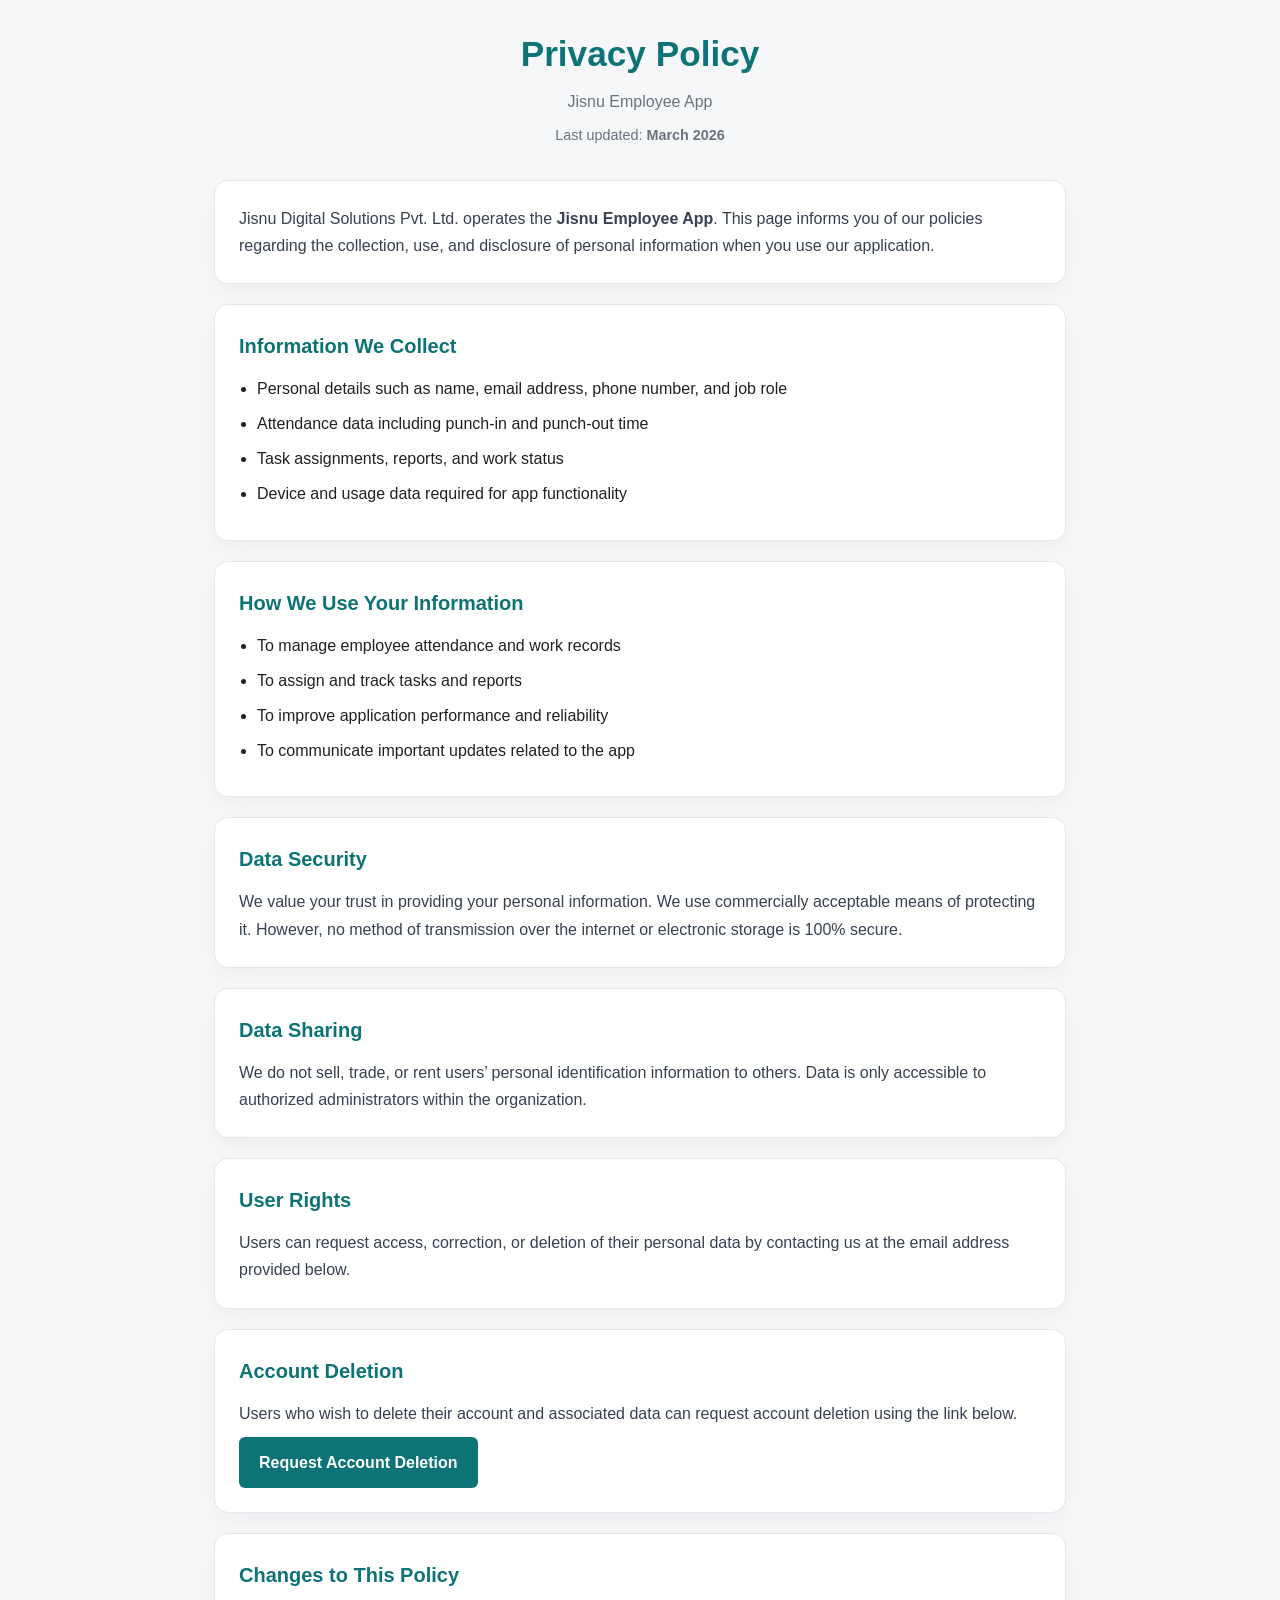
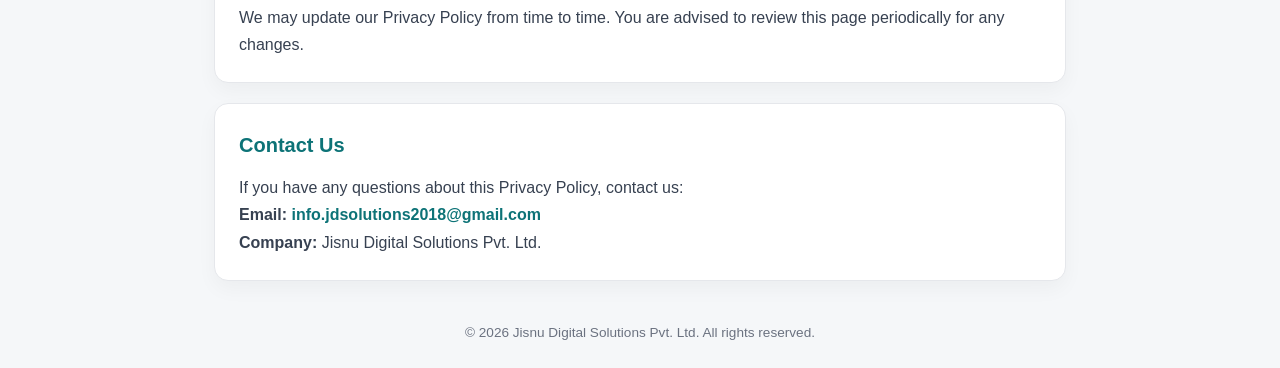
<file: index.html>
<!DOCTYPE html>
<html lang="en">
<head>
  <meta charset="UTF-8" />
  <meta name="viewport" content="width=device-width, initial-scale=1.0" />
  <title>Privacy Policy | Jisnu Employee App</title>
  <link rel="stylesheet" href="styles.css" />
</head>
<body>
  <main class="container">
    <header class="header">
      <h1>Privacy Policy</h1>
      <p class="subtitle">Jisnu Employee App</p>
      <p class="updated">Last updated: <strong>March 2026</strong></p>
    </header>

    <section class="card">
      <p>
        Jisnu Digital Solutions Pvt. Ltd. operates the
        <strong>Jisnu Employee App</strong>. This page informs you of our
        policies regarding the collection, use, and disclosure of personal
        information when you use our application.
      </p>
    </section>

    <section class="card">
      <h2>Information We Collect</h2>
      <ul>
        <li>Personal details such as name, email address, phone number, and job role</li>
        <li>Attendance data including punch-in and punch-out time</li>
        <li>Task assignments, reports, and work status</li>
        <li>Device and usage data required for app functionality</li>
      </ul>
    </section>

    <section class="card">
      <h2>How We Use Your Information</h2>
      <ul>
        <li>To manage employee attendance and work records</li>
        <li>To assign and track tasks and reports</li>
        <li>To improve application performance and reliability</li>
        <li>To communicate important updates related to the app</li>
      </ul>
    </section>

    <section class="card">
      <h2>Data Security</h2>
      <p>
        We value your trust in providing your personal information. We use
        commercially acceptable means of protecting it. However, no method of
        transmission over the internet or electronic storage is 100% secure.
      </p>
    </section>

    <section class="card">
      <h2>Data Sharing</h2>
      <p>
        We do not sell, trade, or rent users’ personal identification
        information to others. Data is only accessible to authorized
        administrators within the organization.
      </p>
    </section>

    <section class="card">
      <h2>User Rights</h2>
      <p>
        Users can request access, correction, or deletion of their personal
        data by contacting us at the email address provided below.
      </p>
    </section>

    <section class="card">
  <h2>Account Deletion</h2>
  <p>
    Users who wish to delete their account and associated data can request
    account deletion using the link below.
  </p>

  <a href="delete-account.html" class="delete-btn">
    Request Account Deletion
  </a>
</section>

    <section class="card">
      <h2>Changes to This Policy</h2>
      <p>
        We may update our Privacy Policy from time to time. You are advised to
        review this page periodically for any changes.
      </p>
    </section>

    <section class="card contact">
      <h2>Contact Us</h2>
      <p>If you have any questions about this Privacy Policy, contact us:</p>
      <p>
        <strong>Email:</strong>
        <a href="mailto:info.jdsolutions2018@gmail.com">
          info.jdsolutions2018@gmail.com
        </a>
      </p>
      <p><strong>Company:</strong> Jisnu Digital Solutions Pvt. Ltd.</p>
    </section>

    <footer class="footer">
      <p>© 2026 Jisnu Digital Solutions Pvt. Ltd. All rights reserved.</p>
    </footer>
  </main>
</body>
</html>
</file>
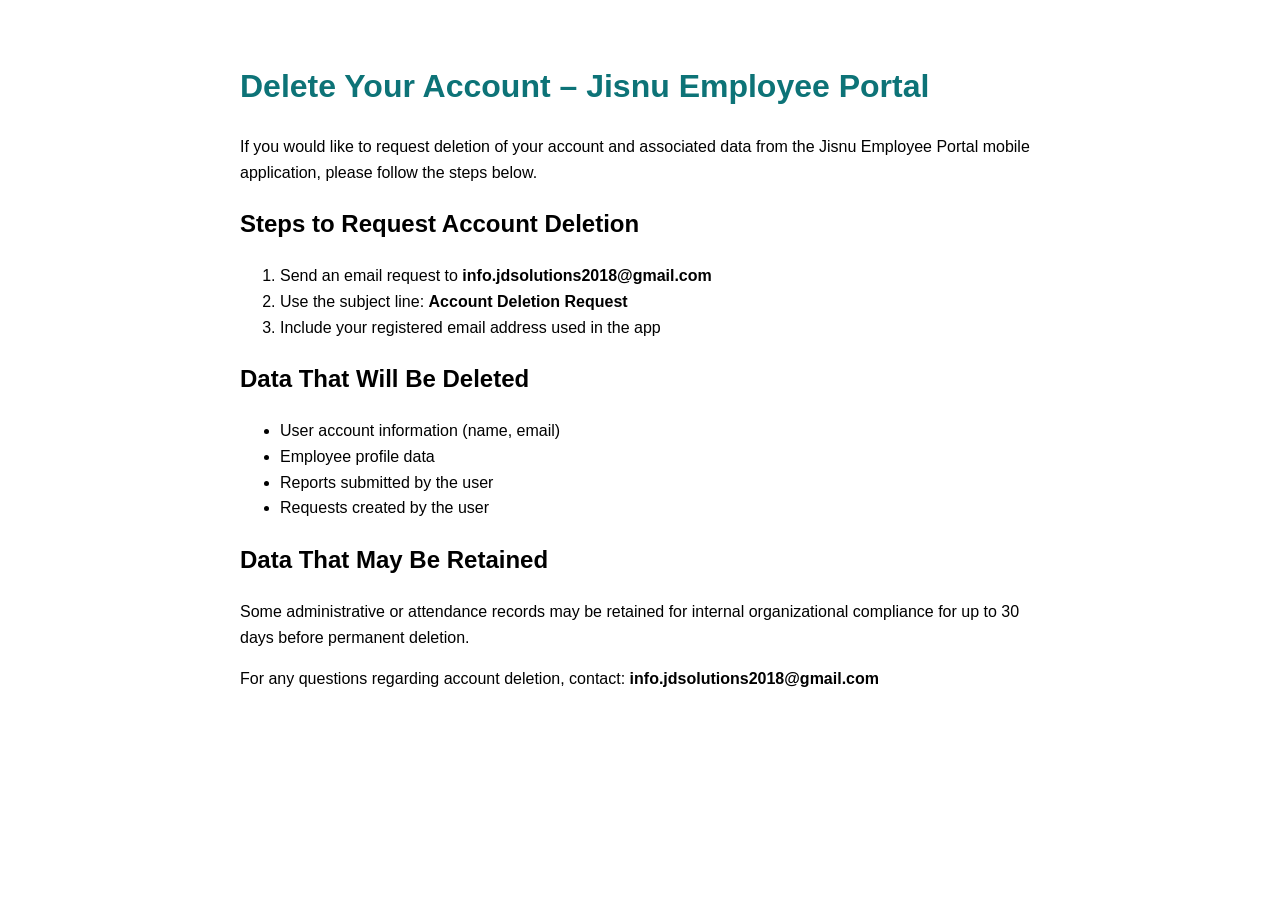
<file: delete-account.html>
<!DOCTYPE html>
<html>
<head>
<title>Delete Account - Jisnu Employee Portal</title>
<style>
body{
font-family: Arial;
max-width:800px;
margin:auto;
padding:40px;
line-height:1.6;
}
h1{color:#0D7377;}
</style>
</head>
<body>

<h1>Delete Your Account – Jisnu Employee Portal</h1>

<p>
If you would like to request deletion of your account and associated data from
the Jisnu Employee Portal mobile application, please follow the steps below.
</p>

<h2>Steps to Request Account Deletion</h2>

<ol>
<li>Send an email request to <b>info.jdsolutions2018@gmail.com</b></li>
<li>Use the subject line: <b>Account Deletion Request</b></li>
<li>Include your registered email address used in the app</li>
</ol>

<h2>Data That Will Be Deleted</h2>

<ul>
<li>User account information (name, email)</li>
<li>Employee profile data</li>
<li>Reports submitted by the user</li>
<li>Requests created by the user</li>
</ul>

<h2>Data That May Be Retained</h2>

<p>
Some administrative or attendance records may be retained for internal
organizational compliance for up to 30 days before permanent deletion.
</p>

<p>
For any questions regarding account deletion, contact:
<b>info.jdsolutions2018@gmail.com</b>
</p>

</body>
</html>
</file>
<file: styles.css>
:root {
  --primary: #0d7377;
  --accent: #14ffec;
  --bg: #f5f7f9;
  --card: #ffffff;
  --text: #212121;
  --muted: #6b7280;
  --border: #e5e7eb;
}

* {
  margin: 0;
  padding: 0;
  box-sizing: border-box;
  font-family: -apple-system, BlinkMacSystemFont, "Segoe UI", Roboto, sans-serif;
}

body {
  background-color: var(--bg);
  color: var(--text);
  line-height: 1.7;
}

.container {
  max-width: 900px;
  margin: auto;
  padding: 24px;
}

.header {
  text-align: center;
  margin-bottom: 32px;
}

.header h1 {
  font-size: 2.2rem;
  color: var(--primary);
}

.subtitle {
  font-size: 1rem;
  color: var(--muted);
  margin-top: 4px;
}

.updated {
  font-size: 0.9rem;
  color: var(--muted);
  margin-top: 8px;
}

.card {
  background-color: var(--card);
  border-radius: 14px;
  padding: 24px;
  margin-bottom: 20px;
  box-shadow: 0 8px 20px rgba(0, 0, 0, 0.04);
  border: 1px solid var(--border);
}

.card h2 {
  color: var(--primary);
  margin-bottom: 12px;
  font-size: 1.25rem;
}

.card ul {
  padding-left: 18px;
}

.card ul li {
  margin-bottom: 8px;
}

.card p {
  color: #374151;
}

.contact a {
  color: var(--primary);
  text-decoration: none;
  font-weight: 600;
}

.contact a:hover {
  text-decoration: underline;
}

.footer {
  text-align: center;
  margin-top: 40px;
  font-size: 0.85rem;
  color: var(--muted);
}

.delete-btn{
display:inline-block;
margin-top:10px;
padding:12px 20px;
background:#0D7377;
color:#fff;
text-decoration:none;
border-radius:6px;
font-weight:600;
transition:0.3s;
}

.delete-btn:hover{
background:#0a5f63;
}
</file>
